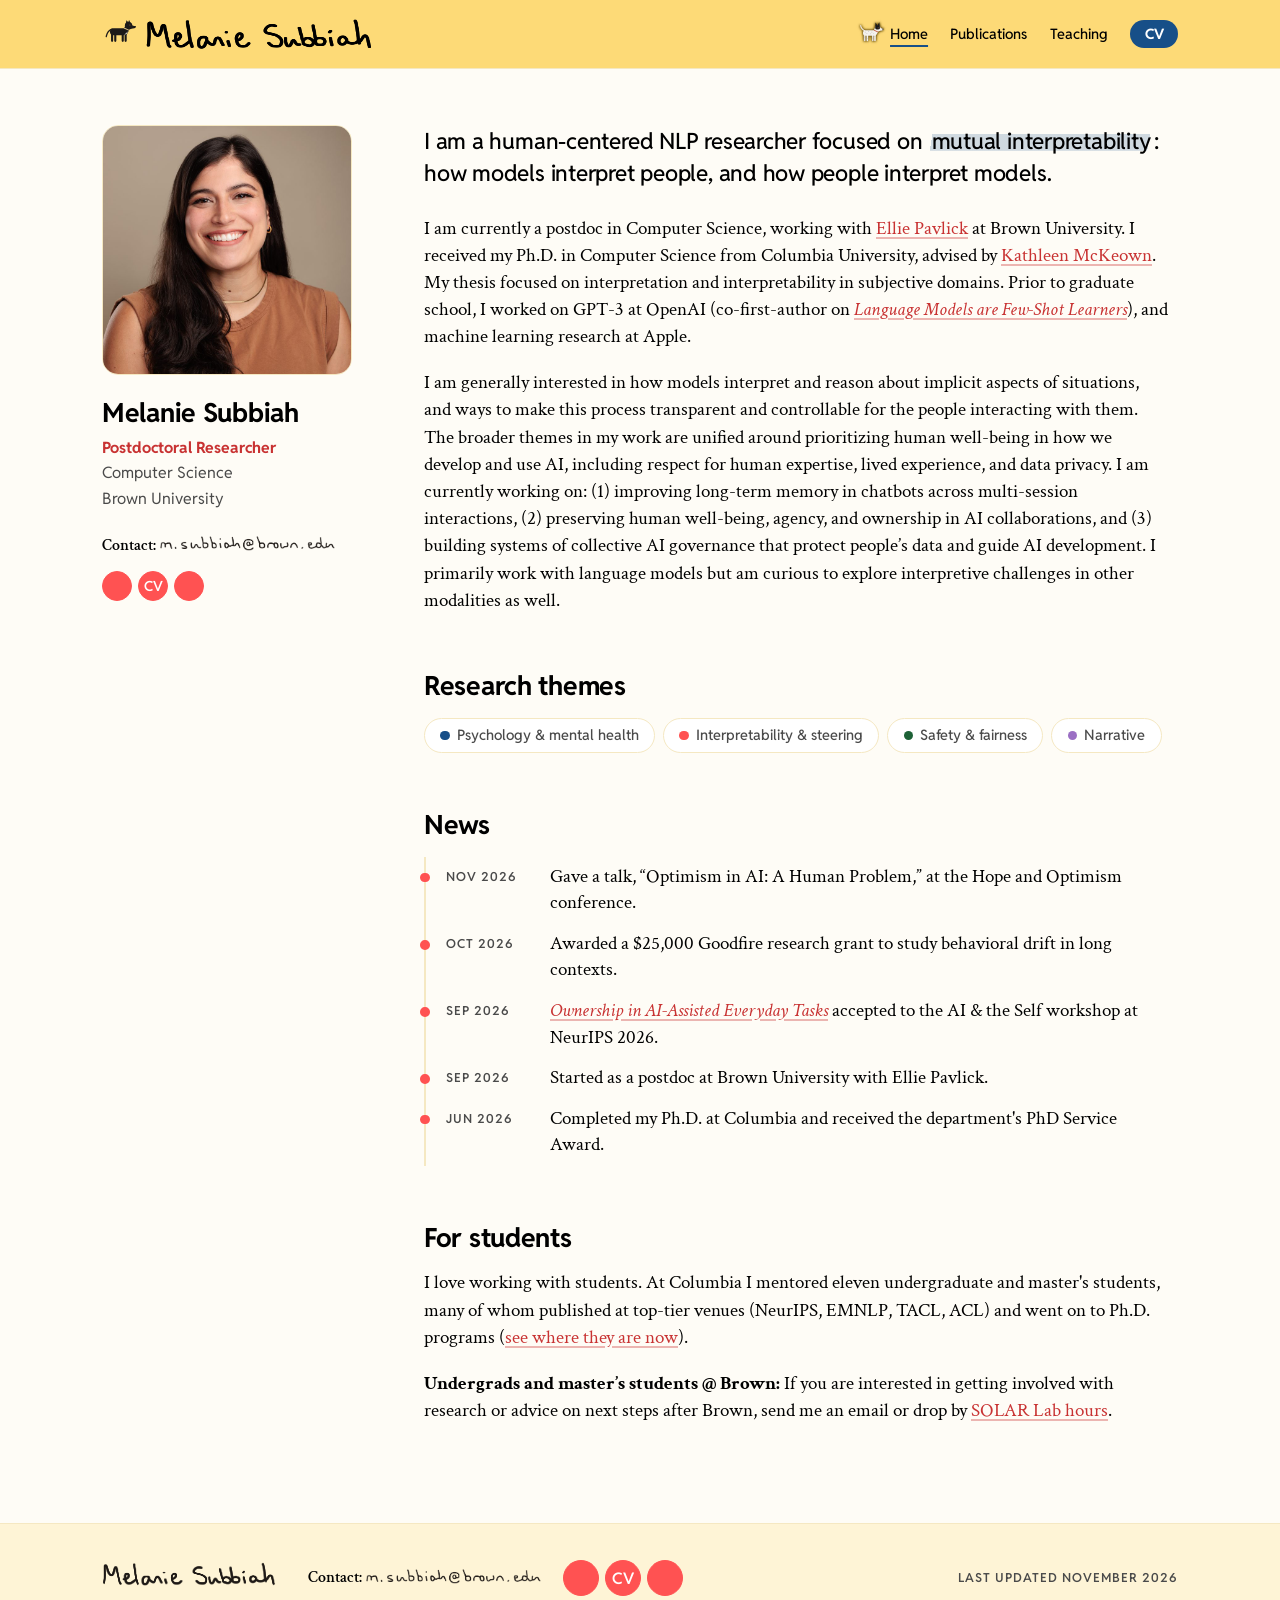
<file: index.html>
<!DOCTYPE html>
<!-- Generated by build.py from src/. Edit the files in src/ and data/, not this file. -->
<html lang="en">
<head>
  <meta charset="utf-8">
  <meta name="viewport" content="width=device-width, initial-scale=1">
  <meta name="google-site-verification" content="v_KXJewHoq_SCTnVBv57Pz_Hg-CjJPvRETBQ6Ztv-lg">

  <title>Melanie Subbiah</title>
  <meta name="description" content="Melanie Subbiah is a human-centered NLP researcher and postdoc in computer science at Brown University, focused on mutual interpretability: how models interpret people, and how people interpret models.">
  <link rel="canonical" href="https://melaniesubbiah.github.io/">
  <link rel="icon" type="image/svg+xml" href="assets/img/dog-1.svg">

  <meta property="og:site_name" content="Melanie Subbiah">
  <meta property="og:title" content="Melanie Subbiah">
  <meta property="og:description" content="Melanie Subbiah is a human-centered NLP researcher and postdoc in computer science at Brown University, focused on mutual interpretability: how models interpret people, and how people interpret models.">
  <meta property="og:url" content="https://melaniesubbiah.github.io/">
  <meta property="og:type" content="website">
  <meta property="og:image" content="https://melaniesubbiah.github.io/assets/img/MelanieS--3square.jpg">
  <meta name="twitter:card" content="summary">

  <link rel="preconnect" href="https://fonts.googleapis.com">
  <link rel="preconnect" href="https://fonts.gstatic.com" crossorigin>
  <link rel="stylesheet" href="https://fonts.googleapis.com/css2?family=Reddit+Sans:wght@400;500;600;700&family=Crimson+Text:ital,wght@0,400;0,600;1,400&display=swap">
  <link rel="stylesheet" href="https://code.ionicframework.com/ionicons/2.0.1/css/ionicons.min.css">
  <link rel="stylesheet" href="assets/css/style.css">
</head>
<body>
  <a class="skip" href="#main">Skip to content</a>
  <header class="site-header">
    <div class="wrap header-inner">
      <div class="brand">
        <a class="dog dog-1" href="dogs.html#mango" title="Meet Mango"><img src="assets/img/dog-1.svg" alt="Mango the dog" width="64" height="46"></a>
        <a class="wordmark" href="index.html"><img class="signature" src="assets/img/signature-header.png" alt="Melanie Subbiah" width="1472" height="220"></a>
      </div>
      <nav aria-label="Main">
        <ul class="nav">
          <li><a class="dog dog-2" href="dogs.html#luna" title="Meet Luna"><img src="assets/img/dog-2.svg" alt="Luna the dog" width="58" height="46"></a><a data-nav="index" aria-current="page" href="index.html">Home</a></li>
          <li><a data-nav="publications" href="publications.html">Publications</a></li>
          <li><a data-nav="teaching" href="teaching.html">Teaching</a></li>
          <li><a class="nav-cv" href="assets/cv-melaniesubbiah.pdf" target="_blank" rel="noopener">CV</a></li>
        </ul>
      </nav>
    </div>
  </header>

  <main id="main">
<div class="wrap home">
  <aside class="profile">
    <img class="profile-photo" src="assets/img/portrait.jpg" alt="Melanie Subbiah" width="800" height="800">
    <h1 class="profile-name">Melanie Subbiah</h1>
    <p class="profile-title"><strong>Postdoctoral Researcher</strong><br>Computer Science<br>Brown University</p>
    <ul class="profile-links">
      <li class="email"><strong>Contact:</strong> <span class="email-link"><img class="handwritten" src="assets/img/email-dark.png" alt="m.subbiah&#64;brown.edu" width="1935" height="188"></span></li>
      <li class="icons">
        <a class="icon-link" href="https://scholar.google.com/citations?user=pe3_XoIAAAAJ" target="_blank" rel="noopener" title="Google Scholar" aria-label="Google Scholar"><i class="ion-university" aria-hidden="true"></i></a>
        <a class="icon-link icon-cv" href="assets/cv-melaniesubbiah.pdf" target="_blank" rel="noopener" title="CV (PDF)">CV</a>
        <a class="icon-link" href="https://www.linkedin.com/in/melanie-subbiah-7b702a8a/" target="_blank" rel="noopener" title="LinkedIn" aria-label="LinkedIn"><i class="ion-social-linkedin" aria-hidden="true"></i></a>
      </li>
    </ul>
  </aside>

  <div class="content">
    <section id="about">
      <p class="intro">
        I am a human-centered NLP researcher focused on <mark>mutual interpretability</mark>: how models interpret people,
        and how people interpret models.
      </p>
      <p>
        I am currently a postdoc in Computer Science, working with
        <a href="https://cs.brown.edu/people/epavlick/" target="_blank" rel="noopener">Ellie Pavlick</a> at Brown University.
        I received my Ph.D. in Computer Science from Columbia University, advised by
        <a href="https://www.cs.columbia.edu/~kathy/" target="_blank" rel="noopener">Kathleen McKeown</a>.
        My thesis focused on interpretation and interpretability in subjective domains.
        Prior to graduate school, I worked on GPT-3 at OpenAI (co-first-author on
        <a href="https://papers.nips.cc/paper/2020/hash/1457c0d6bfcb4967418bfb8ac142f64a-Abstract.html" target="_blank" rel="noopener"><em>Language Models are Few-Shot Learners</em></a>),
        and machine learning research at Apple.
      </p>
      <p>
        I am generally interested in how models interpret and reason about implicit aspects of situations,
        and ways to make this process transparent and controllable for the people interacting with them.
        The broader themes in my work are unified around prioritizing human well-being in how we develop and use AI,
        including respect for human expertise, lived experience, and data privacy. I am currently working on: (1) improving
        long-term memory in chatbots across multi-session interactions, (2) preserving human well-being, agency, and
        ownership in AI collaborations, and (3) building systems of collective AI governance that protect people&rsquo;s
        data and guide AI development. I primarily work with language models but am curious to explore interpretive
        challenges in other modalities as well.
      </p>
    </section>

    <section id="research">
      <h2>Research themes</h2>
      <ul class="themes">
<li data-theme="psychology-and-mental-health" style="--t: var(--t-1)"><a href="publications.html#psychology-and-mental-health"><span class="dot"></span>Psychology &amp; mental health</a></li>
<li data-theme="interpretability-and-steering" style="--t: var(--t-2)"><a href="publications.html#interpretability-and-steering"><span class="dot"></span>Interpretability &amp; steering</a></li>
<li data-theme="safety-and-fairness" style="--t: var(--t-3)"><a href="publications.html#safety-and-fairness"><span class="dot"></span>Safety &amp; fairness</a></li>
<li data-theme="narrative" style="--t: var(--t-4)"><a href="publications.html#narrative"><span class="dot"></span>Narrative</a></li>
</ul>
    </section>

    <section id="news">
      <h2>News</h2>
      <ul class="news">
        <li><span class="when">Nov 2026</span><span class="news-text">Gave a talk, &ldquo;Optimism in AI: A Human Problem,&rdquo; at the Hope and Optimism conference.</span></li>
        <li><span class="when">Oct 2026</span><span class="news-text">Awarded a $25,000 Goodfire research grant to study behavioral drift in long contexts.</span></li>
        <li><span class="when">Sep 2026</span><span class="news-text"><a href="https://arxiv.org/abs/2609.20658" target="_blank" rel="noopener"><em>Ownership in AI-Assisted Everyday Tasks</em></a> accepted to the AI &amp; the Self workshop at NeurIPS 2026.</span></li>
        <li><span class="when">Sep 2026</span><span class="news-text">Started as a postdoc at Brown University with Ellie Pavlick.</span></li>
        <li><span class="when">Jun 2026</span><span class="news-text">Completed my Ph.D. at Columbia and received the department's PhD Service Award.</span></li>
      </ul>
    </section>

    <section id="students">
      <h2>For students</h2>
      <p>
        I love working with students. At Columbia I mentored eleven undergraduate and master's students, many of whom
        published at top-tier venues (NeurIPS, EMNLP, TACL, ACL) and went on to Ph.D. programs
        (<a href="teaching.html#mentoring">see where they are now</a>).
      </p>
      <p>
        <strong>Undergrads and master&rsquo;s students @ Brown:</strong> If you are interested in getting involved with research or advice on next steps after Brown,
        send me an email or drop by <a href="https://docs.google.com/document/d/1Rhdc95_paaW6ldKcbB0xIYPAyO19E5MtocAnqdGVAqg/edit?tab=t.0#heading=h.aqf4grnxqoy7" target="_blank" rel="noopener">SOLAR Lab hours</a>.
      </p>
    </section>
  </div>
</div>

  </main>

  <footer class="site-footer">
    <div class="wrap footer-inner">
      <p class="footer-name"><img class="signature" src="assets/img/signature-dark.png" alt="Melanie Subbiah" width="1472" height="220"></p>
      <ul class="footer-links">
        <li class="email"><strong>Contact:</strong> <span class="email-link"><img class="handwritten" src="assets/img/email-dark.png" alt="m.subbiah&#64;brown.edu" width="1935" height="188"></span></li>
        <li class="icons">
          <a class="icon-link" href="https://scholar.google.com/citations?user=pe3_XoIAAAAJ" target="_blank" rel="noopener" title="Google Scholar" aria-label="Google Scholar"><i class="ion-university" aria-hidden="true"></i></a>
          <a class="icon-link icon-cv" href="assets/cv-melaniesubbiah.pdf" target="_blank" rel="noopener" title="CV (PDF)">CV</a>
          <a class="icon-link" href="https://www.linkedin.com/in/melanie-subbiah-7b702a8a/" target="_blank" rel="noopener" title="LinkedIn" aria-label="LinkedIn"><i class="ion-social-linkedin" aria-hidden="true"></i></a>
        </li>
      </ul>
      <p class="footer-note">Last updated November 2026</p>
    </div>
  </footer>
</body>
</html>
</file>
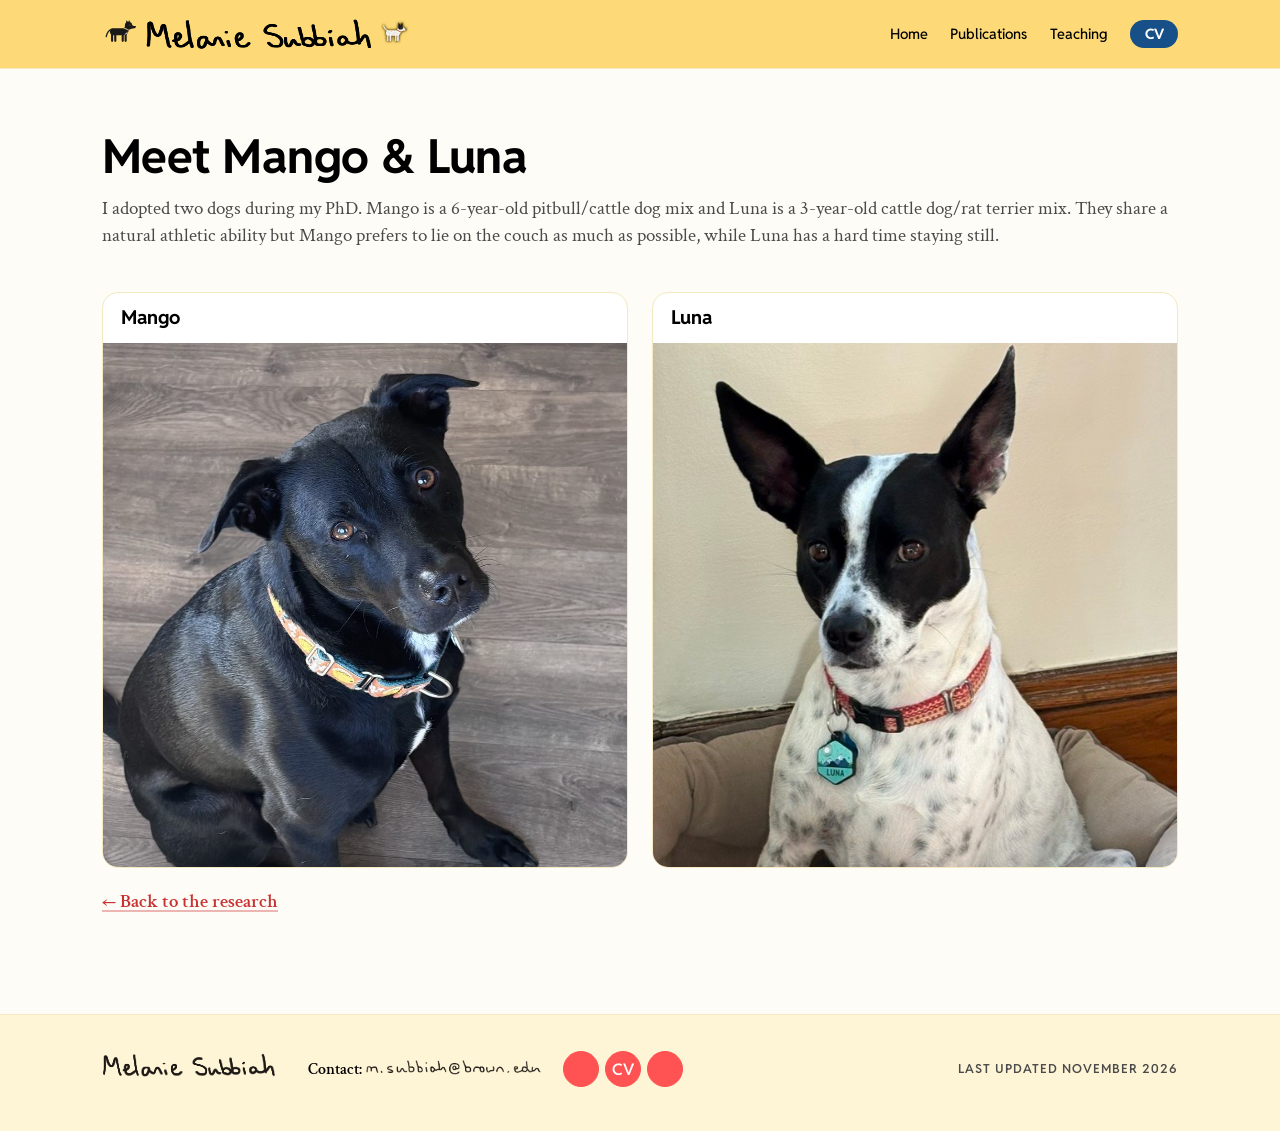
<file: dogs.html>
<!DOCTYPE html>
<!-- Generated by build.py from src/. Edit the files in src/ and data/, not this file. -->
<html lang="en">
<head>
  <meta charset="utf-8">
  <meta name="viewport" content="width=device-width, initial-scale=1">
  <meta name="google-site-verification" content="v_KXJewHoq_SCTnVBv57Pz_Hg-CjJPvRETBQ6Ztv-lg">

  <title>Mango & Luna · Melanie Subbiah</title>
  <meta name="description" content="Meet Mango and Luna, the two dogs who live in the header of Melanie Subbiah's website.">
  <link rel="canonical" href="https://melaniesubbiah.github.io/dogs.html">
  <link rel="icon" type="image/svg+xml" href="assets/img/dog-1.svg">

  <meta property="og:site_name" content="Melanie Subbiah">
  <meta property="og:title" content="Mango & Luna · Melanie Subbiah">
  <meta property="og:description" content="Meet Mango and Luna, the two dogs who live in the header of Melanie Subbiah's website.">
  <meta property="og:url" content="https://melaniesubbiah.github.io/dogs.html">
  <meta property="og:type" content="website">
  <meta property="og:image" content="https://melaniesubbiah.github.io/assets/img/MelanieS--3square.jpg">
  <meta name="twitter:card" content="summary">

  <link rel="preconnect" href="https://fonts.googleapis.com">
  <link rel="preconnect" href="https://fonts.gstatic.com" crossorigin>
  <link rel="stylesheet" href="https://fonts.googleapis.com/css2?family=Reddit+Sans:wght@400;500;600;700&family=Crimson+Text:ital,wght@0,400;0,600;1,400&display=swap">
  <link rel="stylesheet" href="https://code.ionicframework.com/ionicons/2.0.1/css/ionicons.min.css">
  <link rel="stylesheet" href="assets/css/style.css">
</head>
<body>
  <a class="skip" href="#main">Skip to content</a>
  <header class="site-header">
    <div class="wrap header-inner">
      <div class="brand">
        <a class="dog dog-1" href="dogs.html#mango" title="Meet Mango"><img src="assets/img/dog-1.svg" alt="Mango the dog" width="64" height="46"></a>
        <a class="wordmark" href="index.html"><img class="signature" src="assets/img/signature-header.png" alt="Melanie Subbiah" width="1472" height="220"></a><a class="dog dog-2" href="dogs.html#luna" title="Meet Luna"><img src="assets/img/dog-2.svg" alt="Luna the dog" width="58" height="46"></a>
      </div>
      <nav aria-label="Main">
        <ul class="nav">
          <li><a data-nav="index" href="index.html">Home</a></li>
          <li><a data-nav="publications" href="publications.html">Publications</a></li>
          <li><a data-nav="teaching" href="teaching.html">Teaching</a></li>
          <li><a class="nav-cv" href="assets/cv-melaniesubbiah.pdf" target="_blank" rel="noopener">CV</a></li>
        </ul>
      </nav>
    </div>
  </header>

  <main id="main">
<section class="page-head">
  <div class="wrap">
    <h1>Meet Mango &amp; Luna</h1>
    <p class="lede lede-wide">I adopted two dogs during my PhD. Mango is a 6-year-old pitbull/cattle dog mix and Luna is a 3-year-old cattle dog/rat terrier mix. They share a natural athletic ability but Mango prefers to lie on the couch as much as possible, while Luna has a hard time staying still.</p>
  </div>
</section>

<div class="wrap page-body">
  <div class="dog-portraits">
    <figure class="dog-portrait" data-dog="mango">
      <figcaption><strong>Mango</strong></figcaption>
      <img src="assets/img/mango.jpg" alt="Mango, a black dog with a white chest patch, sitting on a wood floor and looking up" width="1000" height="1000">
    </figure>
    <figure class="dog-portrait" data-dog="luna">
      <figcaption><strong>Luna</strong></figcaption>
      <img src="assets/img/luna.jpg" alt="Luna, a white dog with black ears and a speckled coat, sitting in her bed" width="628" height="1000">
    </figure>
  </div>
  <p class="more"><a href="index.html">&larr; Back to the research</a></p>
</div>

<script>
  // dogs.html#mango / #luna (from the header dogs) outlines that dog's photo. The figures have no
  // matching id, so the page still opens at the top instead of jumping down to the photo.
  function pickDog() {
    document.querySelectorAll(".dog-portrait").forEach(f => {
      f.classList.toggle("is-picked", "#" + f.dataset.dog === location.hash);
    });
  }
  pickDog();
  window.addEventListener("hashchange", pickDog);
</script>

  </main>

  <footer class="site-footer">
    <div class="wrap footer-inner">
      <p class="footer-name"><img class="signature" src="assets/img/signature-dark.png" alt="Melanie Subbiah" width="1472" height="220"></p>
      <ul class="footer-links">
        <li class="email"><strong>Contact:</strong> <span class="email-link"><img class="handwritten" src="assets/img/email-dark.png" alt="m.subbiah&#64;brown.edu" width="1935" height="188"></span></li>
        <li class="icons">
          <a class="icon-link" href="https://scholar.google.com/citations?user=pe3_XoIAAAAJ" target="_blank" rel="noopener" title="Google Scholar" aria-label="Google Scholar"><i class="ion-university" aria-hidden="true"></i></a>
          <a class="icon-link icon-cv" href="assets/cv-melaniesubbiah.pdf" target="_blank" rel="noopener" title="CV (PDF)">CV</a>
          <a class="icon-link" href="https://www.linkedin.com/in/melanie-subbiah-7b702a8a/" target="_blank" rel="noopener" title="LinkedIn" aria-label="LinkedIn"><i class="ion-social-linkedin" aria-hidden="true"></i></a>
        </li>
      </ul>
      <p class="footer-note">Last updated November 2026</p>
    </div>
  </footer>
</body>
</html>
</file>
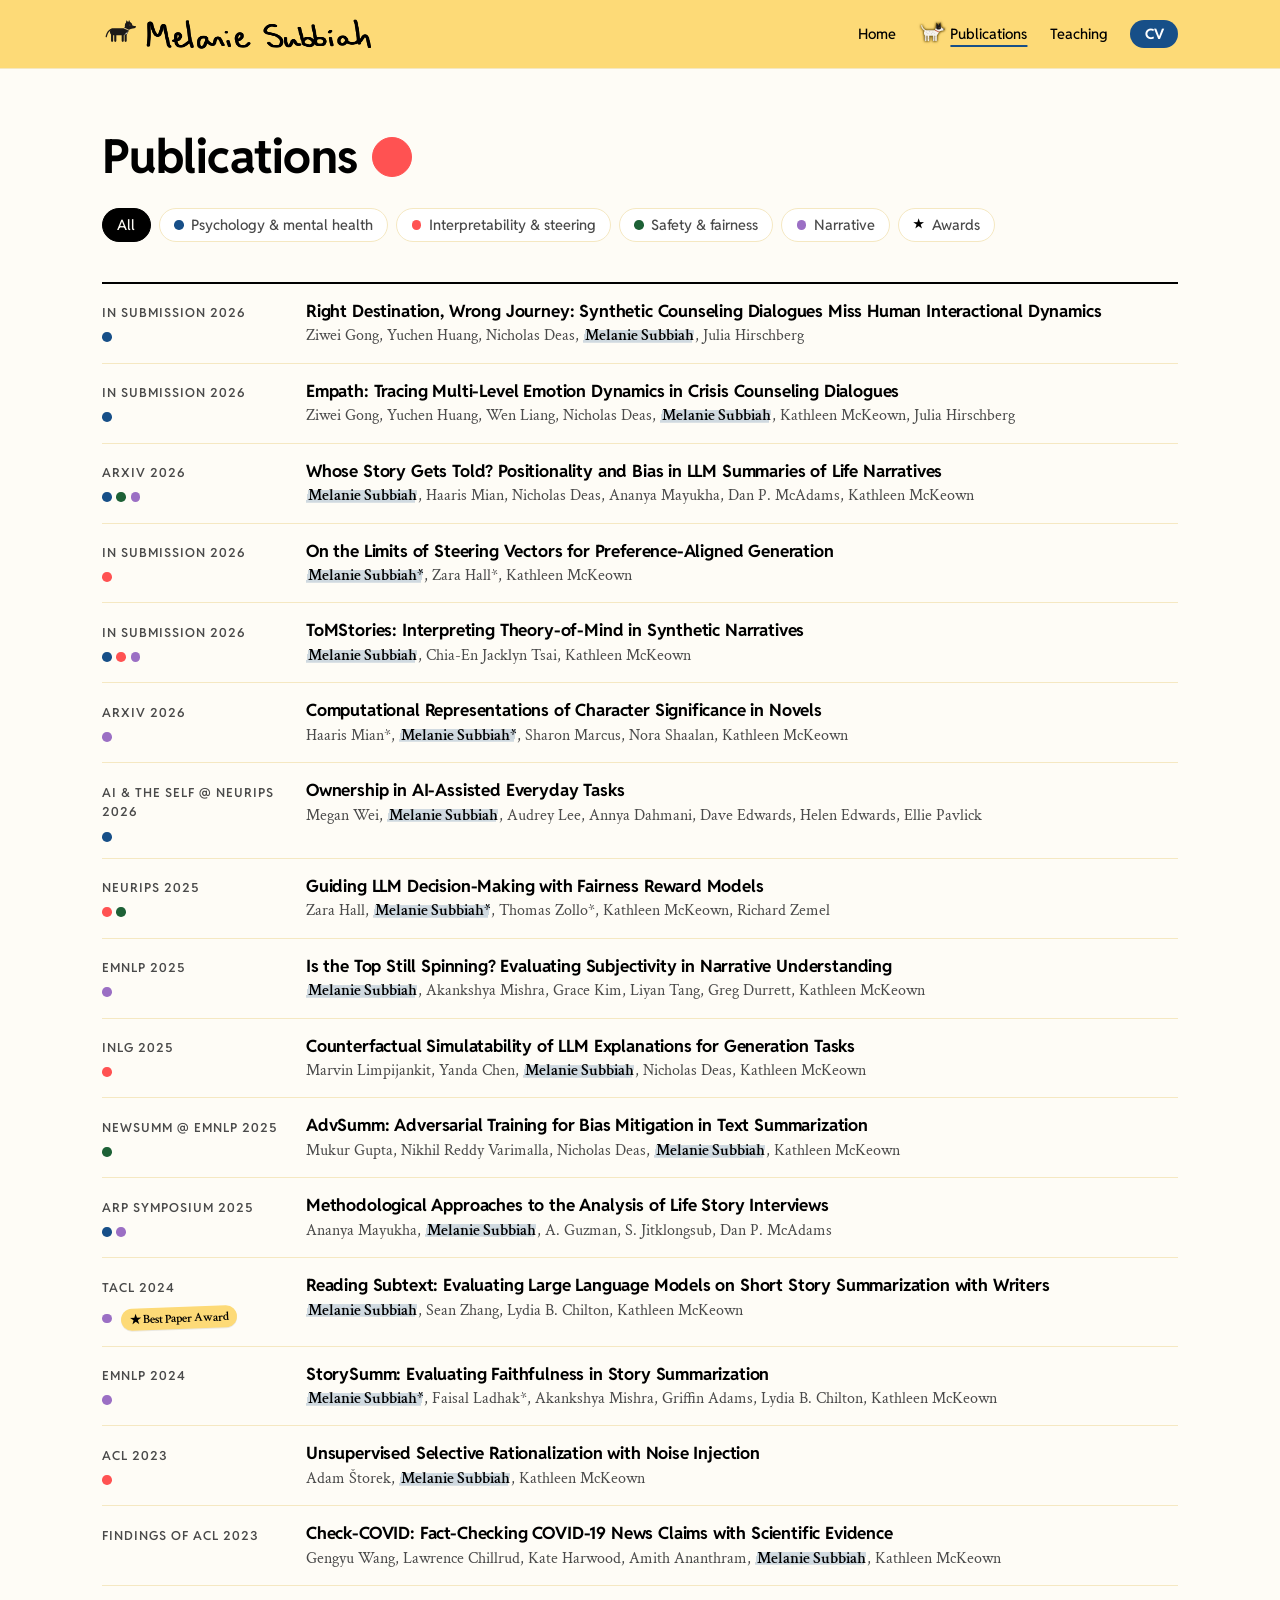
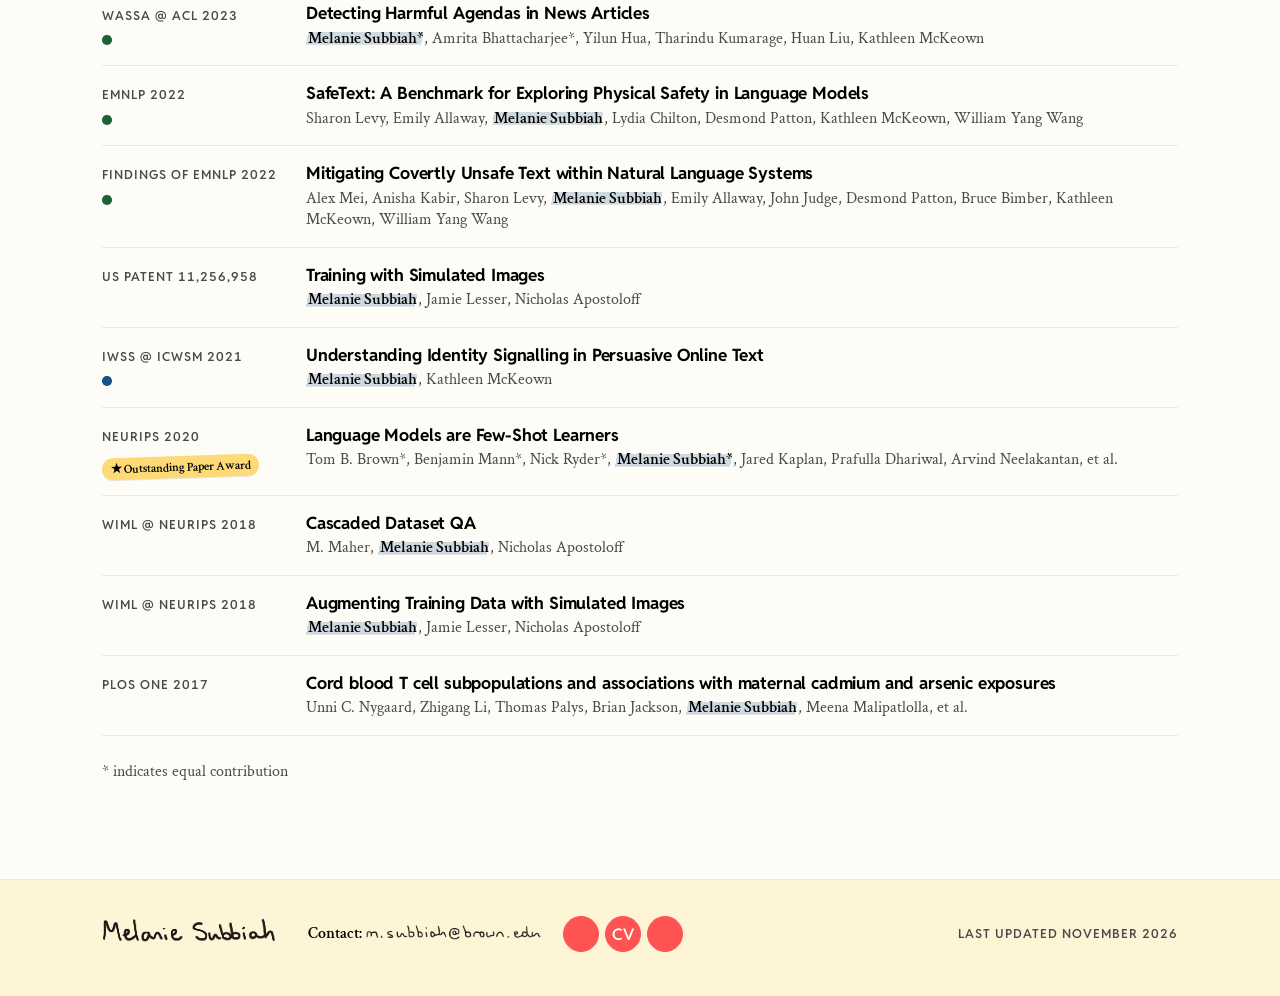
<file: publications.html>
<!DOCTYPE html>
<!-- Generated by build.py from src/. Edit the files in src/ and data/, not this file. -->
<html lang="en">
<head>
  <meta charset="utf-8">
  <meta name="viewport" content="width=device-width, initial-scale=1">
  <meta name="google-site-verification" content="v_KXJewHoq_SCTnVBv57Pz_Hg-CjJPvRETBQ6Ztv-lg">

  <title>Publications · Melanie Subbiah</title>
  <meta name="description" content="Publications by Melanie Subbiah on psychology and mental health, interpretability and steering, safety and fairness, and narrative.">
  <link rel="canonical" href="https://melaniesubbiah.github.io/publications.html">
  <link rel="icon" type="image/svg+xml" href="assets/img/dog-1.svg">

  <meta property="og:site_name" content="Melanie Subbiah">
  <meta property="og:title" content="Publications · Melanie Subbiah">
  <meta property="og:description" content="Publications by Melanie Subbiah on psychology and mental health, interpretability and steering, safety and fairness, and narrative.">
  <meta property="og:url" content="https://melaniesubbiah.github.io/publications.html">
  <meta property="og:type" content="website">
  <meta property="og:image" content="https://melaniesubbiah.github.io/assets/img/MelanieS--3square.jpg">
  <meta name="twitter:card" content="summary">

  <link rel="preconnect" href="https://fonts.googleapis.com">
  <link rel="preconnect" href="https://fonts.gstatic.com" crossorigin>
  <link rel="stylesheet" href="https://fonts.googleapis.com/css2?family=Reddit+Sans:wght@400;500;600;700&family=Crimson+Text:ital,wght@0,400;0,600;1,400&display=swap">
  <link rel="stylesheet" href="https://code.ionicframework.com/ionicons/2.0.1/css/ionicons.min.css">
  <link rel="stylesheet" href="assets/css/style.css">
</head>
<body>
  <a class="skip" href="#main">Skip to content</a>
  <header class="site-header">
    <div class="wrap header-inner">
      <div class="brand">
        <a class="dog dog-1" href="dogs.html#mango" title="Meet Mango"><img src="assets/img/dog-1.svg" alt="Mango the dog" width="64" height="46"></a>
        <a class="wordmark" href="index.html"><img class="signature" src="assets/img/signature-header.png" alt="Melanie Subbiah" width="1472" height="220"></a>
      </div>
      <nav aria-label="Main">
        <ul class="nav">
          <li><a data-nav="index" href="index.html">Home</a></li>
          <li><a class="dog dog-2" href="dogs.html#luna" title="Meet Luna"><img src="assets/img/dog-2.svg" alt="Luna the dog" width="58" height="46"></a><a data-nav="publications" aria-current="page" href="publications.html">Publications</a></li>
          <li><a data-nav="teaching" href="teaching.html">Teaching</a></li>
          <li><a class="nav-cv" href="assets/cv-melaniesubbiah.pdf" target="_blank" rel="noopener">CV</a></li>
        </ul>
      </nav>
    </div>
  </header>

  <main id="main">
<section class="page-head">
  <div class="wrap">
    <div class="title-row">
      <h1>Publications</h1>
      <a class="icon-link" href="https://scholar.google.com/citations?user=pe3_XoIAAAAJ" target="_blank" rel="noopener" title="Google Scholar" aria-label="Google Scholar"><i class="ion-university" aria-hidden="true"></i></a>
    </div>
    <div class="filters" role="group" aria-label="Filter by research theme or awards">
<button class="filter" type="button" data-filter="" aria-pressed="true">All</button>
<button class="filter" type="button" data-filter="psychology-and-mental-health" data-theme="psychology-and-mental-health" style="--t: var(--t-1)" aria-pressed="false">Psychology &amp; mental health</button>
<button class="filter" type="button" data-filter="interpretability-and-steering" data-theme="interpretability-and-steering" style="--t: var(--t-2)" aria-pressed="false">Interpretability &amp; steering</button>
<button class="filter" type="button" data-filter="safety-and-fairness" data-theme="safety-and-fairness" style="--t: var(--t-3)" aria-pressed="false">Safety &amp; fairness</button>
<button class="filter" type="button" data-filter="narrative" data-theme="narrative" style="--t: var(--t-4)" aria-pressed="false">Narrative</button>
<button class="filter filter-award" type="button" data-filter="awards" aria-pressed="false">Awards</button>
    </div>
  </div>
</section>

<div class="wrap page-body">
<ol class="pub-list pub-all">
<li class="pub" data-themes="psychology-and-mental-health">
  <span class="pub-venue">In submission 2026<span class="pub-marks"><span class="dots" aria-hidden="true"><span class="dot" data-theme="psychology-and-mental-health" style="--t: var(--t-1)" title="Psychology &amp; mental health"></span></span></span></span>
  <div class="pub-body">
    <span class="pub-title">Right Destination, Wrong Journey: Synthetic Counseling Dialogues Miss Human Interactional Dynamics</span>
    <span class="pub-authors">Ziwei Gong, Yuchen Huang, Nicholas Deas, <strong class="me">Melanie Subbiah</strong>, Julia Hirschberg</span>
  </div>
</li>
<li class="pub" data-themes="psychology-and-mental-health">
  <span class="pub-venue">In submission 2026<span class="pub-marks"><span class="dots" aria-hidden="true"><span class="dot" data-theme="psychology-and-mental-health" style="--t: var(--t-1)" title="Psychology &amp; mental health"></span></span></span></span>
  <div class="pub-body">
    <a class="pub-title" href="https://arxiv.org/abs/2609.29056" target="_blank" rel="noopener">Empath: Tracing Multi-Level Emotion Dynamics in Crisis Counseling Dialogues</a>
    <span class="pub-authors">Ziwei Gong, Yuchen Huang, Wen Liang, Nicholas Deas, <strong class="me">Melanie Subbiah</strong>, Kathleen McKeown, Julia Hirschberg</span>
  </div>
</li>
<li class="pub" data-themes="psychology-and-mental-health safety-and-fairness narrative">
  <span class="pub-venue">arXiv 2026<span class="pub-marks"><span class="dots" aria-hidden="true"><span class="dot" data-theme="psychology-and-mental-health" style="--t: var(--t-1)" title="Psychology &amp; mental health"></span><span class="dot" data-theme="safety-and-fairness" style="--t: var(--t-3)" title="Safety &amp; fairness"></span><span class="dot" data-theme="narrative" style="--t: var(--t-4)" title="Narrative"></span></span></span></span>
  <div class="pub-body">
    <a class="pub-title" href="https://arxiv.org/abs/2604.20131" target="_blank" rel="noopener">Whose Story Gets Told? Positionality and Bias in LLM Summaries of Life Narratives</a>
    <span class="pub-authors"><strong class="me">Melanie Subbiah</strong>, Haaris Mian, Nicholas Deas, Ananya Mayukha, Dan P. McAdams, Kathleen McKeown</span>
  </div>
</li>
<li class="pub" data-themes="interpretability-and-steering">
  <span class="pub-venue">In submission 2026<span class="pub-marks"><span class="dots" aria-hidden="true"><span class="dot" data-theme="interpretability-and-steering" style="--t: var(--t-2)" title="Interpretability &amp; steering"></span></span></span></span>
  <div class="pub-body">
    <a class="pub-title" href="https://arxiv.org/abs/2607.01802" target="_blank" rel="noopener">On the Limits of Steering Vectors for Preference-Aligned Generation</a>
    <span class="pub-authors"><strong class="me">Melanie Subbiah*</strong>, Zara Hall*, Kathleen McKeown</span>
  </div>
</li>
<li class="pub" data-themes="psychology-and-mental-health interpretability-and-steering narrative">
  <span class="pub-venue">In submission 2026<span class="pub-marks"><span class="dots" aria-hidden="true"><span class="dot" data-theme="psychology-and-mental-health" style="--t: var(--t-1)" title="Psychology &amp; mental health"></span><span class="dot" data-theme="interpretability-and-steering" style="--t: var(--t-2)" title="Interpretability &amp; steering"></span><span class="dot" data-theme="narrative" style="--t: var(--t-4)" title="Narrative"></span></span></span></span>
  <div class="pub-body">
    <a class="pub-title" href="https://arxiv.org/abs/2610.22632" target="_blank" rel="noopener">ToMStories: Interpreting Theory-of-Mind in Synthetic Narratives</a>
    <span class="pub-authors"><strong class="me">Melanie Subbiah</strong>, Chia-En Jacklyn Tsai, Kathleen McKeown</span>
  </div>
</li>
<li class="pub" data-themes="narrative">
  <span class="pub-venue">arXiv 2026<span class="pub-marks"><span class="dots" aria-hidden="true"><span class="dot" data-theme="narrative" style="--t: var(--t-4)" title="Narrative"></span></span></span></span>
  <div class="pub-body">
    <a class="pub-title" href="https://arxiv.org/abs/2601.15508" target="_blank" rel="noopener">Computational Representations of Character Significance in Novels</a>
    <span class="pub-authors">Haaris Mian*, <strong class="me">Melanie Subbiah*</strong>, Sharon Marcus, Nora Shaalan, Kathleen McKeown</span>
  </div>
</li>
<li class="pub" data-themes="psychology-and-mental-health">
  <span class="pub-venue">AI &amp; the Self @ NeurIPS 2026<span class="pub-marks"><span class="dots" aria-hidden="true"><span class="dot" data-theme="psychology-and-mental-health" style="--t: var(--t-1)" title="Psychology &amp; mental health"></span></span></span></span>
  <div class="pub-body">
    <a class="pub-title" href="https://arxiv.org/abs/2609.20658" target="_blank" rel="noopener">Ownership in AI-Assisted Everyday Tasks</a>
    <span class="pub-authors">Megan Wei, <strong class="me">Melanie Subbiah</strong>, Audrey Lee, Annya Dahmani, Dave Edwards, Helen Edwards, Ellie Pavlick</span>
  </div>
</li>
<li class="pub" data-themes="interpretability-and-steering safety-and-fairness">
  <span class="pub-venue">NeurIPS 2025<span class="pub-marks"><span class="dots" aria-hidden="true"><span class="dot" data-theme="interpretability-and-steering" style="--t: var(--t-2)" title="Interpretability &amp; steering"></span><span class="dot" data-theme="safety-and-fairness" style="--t: var(--t-3)" title="Safety &amp; fairness"></span></span></span></span>
  <div class="pub-body">
    <a class="pub-title" href="https://arxiv.org/abs/2507.11344" target="_blank" rel="noopener">Guiding LLM Decision-Making with Fairness Reward Models</a>
    <span class="pub-authors">Zara Hall, <strong class="me">Melanie Subbiah*</strong>, Thomas Zollo*, Kathleen McKeown, Richard Zemel</span>
  </div>
</li>
<li class="pub" data-themes="narrative">
  <span class="pub-venue">EMNLP 2025<span class="pub-marks"><span class="dots" aria-hidden="true"><span class="dot" data-theme="narrative" style="--t: var(--t-4)" title="Narrative"></span></span></span></span>
  <div class="pub-body">
    <a class="pub-title" href="https://arxiv.org/abs/2504.01132" target="_blank" rel="noopener">Is the Top Still Spinning? Evaluating Subjectivity in Narrative Understanding</a>
    <span class="pub-authors"><strong class="me">Melanie Subbiah</strong>, Akankshya Mishra, Grace Kim, Liyan Tang, Greg Durrett, Kathleen McKeown</span>
  </div>
</li>
<li class="pub" data-themes="interpretability-and-steering">
  <span class="pub-venue">INLG 2025<span class="pub-marks"><span class="dots" aria-hidden="true"><span class="dot" data-theme="interpretability-and-steering" style="--t: var(--t-2)" title="Interpretability &amp; steering"></span></span></span></span>
  <div class="pub-body">
    <a class="pub-title" href="https://arxiv.org/abs/2505.21740" target="_blank" rel="noopener">Counterfactual Simulatability of LLM Explanations for Generation Tasks</a>
    <span class="pub-authors">Marvin Limpijankit, Yanda Chen, <strong class="me">Melanie Subbiah</strong>, Nicholas Deas, Kathleen McKeown</span>
  </div>
</li>
<li class="pub" data-themes="safety-and-fairness">
  <span class="pub-venue">NewSumm @ EMNLP 2025<span class="pub-marks"><span class="dots" aria-hidden="true"><span class="dot" data-theme="safety-and-fairness" style="--t: var(--t-3)" title="Safety &amp; fairness"></span></span></span></span>
  <div class="pub-body">
    <a class="pub-title" href="https://arxiv.org/abs/2506.06273" target="_blank" rel="noopener">AdvSumm: Adversarial Training for Bias Mitigation in Text Summarization</a>
    <span class="pub-authors">Mukur Gupta, Nikhil Reddy Varimalla, Nicholas Deas, <strong class="me">Melanie Subbiah</strong>, Kathleen McKeown</span>
  </div>
</li>
<li class="pub" data-themes="psychology-and-mental-health narrative">
  <span class="pub-venue">ARP Symposium 2025<span class="pub-marks"><span class="dots" aria-hidden="true"><span class="dot" data-theme="psychology-and-mental-health" style="--t: var(--t-1)" title="Psychology &amp; mental health"></span><span class="dot" data-theme="narrative" style="--t: var(--t-4)" title="Narrative"></span></span></span></span>
  <div class="pub-body">
    <a class="pub-title" href="https://drive.google.com/file/d/15t9XjlLM0LvvkenDAFBWDSKEzgTQ58pH/view" target="_blank" rel="noopener">Methodological Approaches to the Analysis of Life Story Interviews</a>
    <span class="pub-authors">Ananya Mayukha, <strong class="me">Melanie Subbiah</strong>, A. Guzman, S. Jitklongsub, Dan P. McAdams</span>
  </div>
</li>
<li class="pub" data-themes="narrative" data-award>
  <span class="pub-venue">TACL 2024<span class="pub-marks"><span class="dots" aria-hidden="true"><span class="dot" data-theme="narrative" style="--t: var(--t-4)" title="Narrative"></span></span><span class="pub-award"><span class="award">Best Paper Award</span></span></span></span>
  <div class="pub-body">
    <a class="pub-title" href="https://direct.mit.edu/tacl/article/doi/10.1162/tacl_a_00702/124837/Reading-Subtext-Evaluating-Large-Language-Models" target="_blank" rel="noopener">Reading Subtext: Evaluating Large Language Models on Short Story Summarization with Writers</a>
    <span class="pub-authors"><strong class="me">Melanie Subbiah</strong>, Sean Zhang, Lydia B. Chilton, Kathleen McKeown</span>
  </div>
</li>
<li class="pub" data-themes="narrative">
  <span class="pub-venue">EMNLP 2024<span class="pub-marks"><span class="dots" aria-hidden="true"><span class="dot" data-theme="narrative" style="--t: var(--t-4)" title="Narrative"></span></span></span></span>
  <div class="pub-body">
    <a class="pub-title" href="https://arxiv.org/abs/2407.06501" target="_blank" rel="noopener">StorySumm: Evaluating Faithfulness in Story Summarization</a>
    <span class="pub-authors"><strong class="me">Melanie Subbiah*</strong>, Faisal Ladhak*, Akankshya Mishra, Griffin Adams, Lydia B. Chilton, Kathleen McKeown</span>
  </div>
</li>
<li class="pub" data-themes="interpretability-and-steering">
  <span class="pub-venue">ACL 2023<span class="pub-marks"><span class="dots" aria-hidden="true"><span class="dot" data-theme="interpretability-and-steering" style="--t: var(--t-2)" title="Interpretability &amp; steering"></span></span></span></span>
  <div class="pub-body">
    <a class="pub-title" href="https://arxiv.org/abs/2305.17534" target="_blank" rel="noopener">Unsupervised Selective Rationalization with Noise Injection</a>
    <span class="pub-authors">Adam Štorek, <strong class="me">Melanie Subbiah</strong>, Kathleen McKeown</span>
  </div>
</li>
<li class="pub" data-themes="">
  <span class="pub-venue">Findings of ACL 2023</span>
  <div class="pub-body">
    <a class="pub-title" href="https://arxiv.org/abs/2305.18265" target="_blank" rel="noopener">Check-COVID: Fact-Checking COVID-19 News Claims with Scientific Evidence</a>
    <span class="pub-authors">Gengyu Wang, Lawrence Chillrud, Kate Harwood, Amith Ananthram, <strong class="me">Melanie Subbiah</strong>, Kathleen McKeown</span>
  </div>
</li>
<li class="pub" data-themes="safety-and-fairness">
  <span class="pub-venue">WASSA @ ACL 2023<span class="pub-marks"><span class="dots" aria-hidden="true"><span class="dot" data-theme="safety-and-fairness" style="--t: var(--t-3)" title="Safety &amp; fairness"></span></span></span></span>
  <div class="pub-body">
    <a class="pub-title" href="https://arxiv.org/abs/2302.00102" target="_blank" rel="noopener">Detecting Harmful Agendas in News Articles</a>
    <span class="pub-authors"><strong class="me">Melanie Subbiah*</strong>, Amrita Bhattacharjee*, Yilun Hua, Tharindu Kumarage, Huan Liu, Kathleen McKeown</span>
  </div>
</li>
<li class="pub" data-themes="safety-and-fairness">
  <span class="pub-venue">EMNLP 2022<span class="pub-marks"><span class="dots" aria-hidden="true"><span class="dot" data-theme="safety-and-fairness" style="--t: var(--t-3)" title="Safety &amp; fairness"></span></span></span></span>
  <div class="pub-body">
    <a class="pub-title" href="https://arxiv.org/abs/2210.10045" target="_blank" rel="noopener">SafeText: A Benchmark for Exploring Physical Safety in Language Models</a>
    <span class="pub-authors">Sharon Levy, Emily Allaway, <strong class="me">Melanie Subbiah</strong>, Lydia Chilton, Desmond Patton, Kathleen McKeown, William Yang Wang</span>
  </div>
</li>
<li class="pub" data-themes="safety-and-fairness">
  <span class="pub-venue">Findings of EMNLP 2022<span class="pub-marks"><span class="dots" aria-hidden="true"><span class="dot" data-theme="safety-and-fairness" style="--t: var(--t-3)" title="Safety &amp; fairness"></span></span></span></span>
  <div class="pub-body">
    <a class="pub-title" href="https://arxiv.org/abs/2210.09306" target="_blank" rel="noopener">Mitigating Covertly Unsafe Text within Natural Language Systems</a>
    <span class="pub-authors">Alex Mei, Anisha Kabir, Sharon Levy, <strong class="me">Melanie Subbiah</strong>, Emily Allaway, John Judge, Desmond Patton, Bruce Bimber, Kathleen McKeown, William Yang Wang</span>
  </div>
</li>
<li class="pub" data-themes="">
  <span class="pub-venue">US Patent 11,256,958</span>
  <div class="pub-body">
    <a class="pub-title" href="https://patents.google.com/patent/US11256958B1" target="_blank" rel="noopener">Training with Simulated Images</a>
    <span class="pub-authors"><strong class="me">Melanie Subbiah</strong>, Jamie Lesser, Nicholas Apostoloff</span>
  </div>
</li>
<li class="pub" data-themes="psychology-and-mental-health">
  <span class="pub-venue">IWSS @ ICWSM 2021<span class="pub-marks"><span class="dots" aria-hidden="true"><span class="dot" data-theme="psychology-and-mental-health" style="--t: var(--t-1)" title="Psychology &amp; mental health"></span></span></span></span>
  <div class="pub-body">
    <a class="pub-title" href="https://workshop-proceedings.icwsm.org/pdf/2021_38.pdf" target="_blank" rel="noopener">Understanding Identity Signalling in Persuasive Online Text</a>
    <span class="pub-authors"><strong class="me">Melanie Subbiah</strong>, Kathleen McKeown</span>
  </div>
</li>
<li class="pub" data-themes="" data-award>
  <span class="pub-venue">NeurIPS 2020<span class="pub-marks"><span class="pub-award"><span class="award">Outstanding Paper Award</span></span></span></span>
  <div class="pub-body">
    <a class="pub-title" href="https://papers.nips.cc/paper/2020/hash/1457c0d6bfcb4967418bfb8ac142f64a-Abstract.html" target="_blank" rel="noopener">Language Models are Few-Shot Learners</a>
    <span class="pub-authors">Tom B. Brown*, Benjamin Mann*, Nick Ryder*, <strong class="me">Melanie Subbiah*</strong>, Jared Kaplan, Prafulla Dhariwal, Arvind Neelakantan, et al.</span>
  </div>
</li>
<li class="pub" data-themes="">
  <span class="pub-venue">WiML @ NeurIPS 2018</span>
  <div class="pub-body">
    <span class="pub-title">Cascaded Dataset QA</span>
    <span class="pub-authors">M. Maher, <strong class="me">Melanie Subbiah</strong>, Nicholas Apostoloff</span>
  </div>
</li>
<li class="pub" data-themes="">
  <span class="pub-venue">WiML @ NeurIPS 2018</span>
  <div class="pub-body">
    <span class="pub-title">Augmenting Training Data with Simulated Images</span>
    <span class="pub-authors"><strong class="me">Melanie Subbiah</strong>, Jamie Lesser, Nicholas Apostoloff</span>
  </div>
</li>
<li class="pub" data-themes="">
  <span class="pub-venue">PLoS One 2017</span>
  <div class="pub-body">
    <a class="pub-title" href="https://www.ncbi.nlm.nih.gov/pmc/articles/PMC5491028/pdf/pone.0179606.pdf" target="_blank" rel="noopener">Cord blood T cell subpopulations and associations with maternal cadmium and arsenic exposures</a>
    <span class="pub-authors">Unni C. Nygaard, Zhigang Li, Thomas Palys, Brian Jackson, <strong class="me">Melanie Subbiah</strong>, Meena Malipatlolla, et al.</span>
  </div>
</li>
</ol>
<p class="footnote">* indicates equal contribution</p>
</div>

<script>
  // Theme filter: hides entries without the chosen theme ("awards" keeps award-winning papers).
  const buttons = document.querySelectorAll(".filter");
  buttons.forEach(btn => btn.addEventListener("click", () => {
    const theme = btn.dataset.filter;
    buttons.forEach(b => b.setAttribute("aria-pressed", String(b === btn)));
    document.querySelectorAll(".pub").forEach(li => {
      const keep = theme === "" || (theme === "awards" ? li.hasAttribute("data-award") : li.dataset.themes.split(" ").includes(theme));
      li.hidden = !keep;
    });
  }));
  // publications.html#<theme> opens with that filter applied (linked from the homepage)
  const fromHash = document.querySelector(`.filter[data-filter="${location.hash.slice(1)}"]`);
  if (fromHash && location.hash) fromHash.click();
</script>

  </main>

  <footer class="site-footer">
    <div class="wrap footer-inner">
      <p class="footer-name"><img class="signature" src="assets/img/signature-dark.png" alt="Melanie Subbiah" width="1472" height="220"></p>
      <ul class="footer-links">
        <li class="email"><strong>Contact:</strong> <span class="email-link"><img class="handwritten" src="assets/img/email-dark.png" alt="m.subbiah&#64;brown.edu" width="1935" height="188"></span></li>
        <li class="icons">
          <a class="icon-link" href="https://scholar.google.com/citations?user=pe3_XoIAAAAJ" target="_blank" rel="noopener" title="Google Scholar" aria-label="Google Scholar"><i class="ion-university" aria-hidden="true"></i></a>
          <a class="icon-link icon-cv" href="assets/cv-melaniesubbiah.pdf" target="_blank" rel="noopener" title="CV (PDF)">CV</a>
          <a class="icon-link" href="https://www.linkedin.com/in/melanie-subbiah-7b702a8a/" target="_blank" rel="noopener" title="LinkedIn" aria-label="LinkedIn"><i class="ion-social-linkedin" aria-hidden="true"></i></a>
        </li>
      </ul>
      <p class="footer-note">Last updated November 2026</p>
    </div>
  </footer>
</body>
</html>
</file>
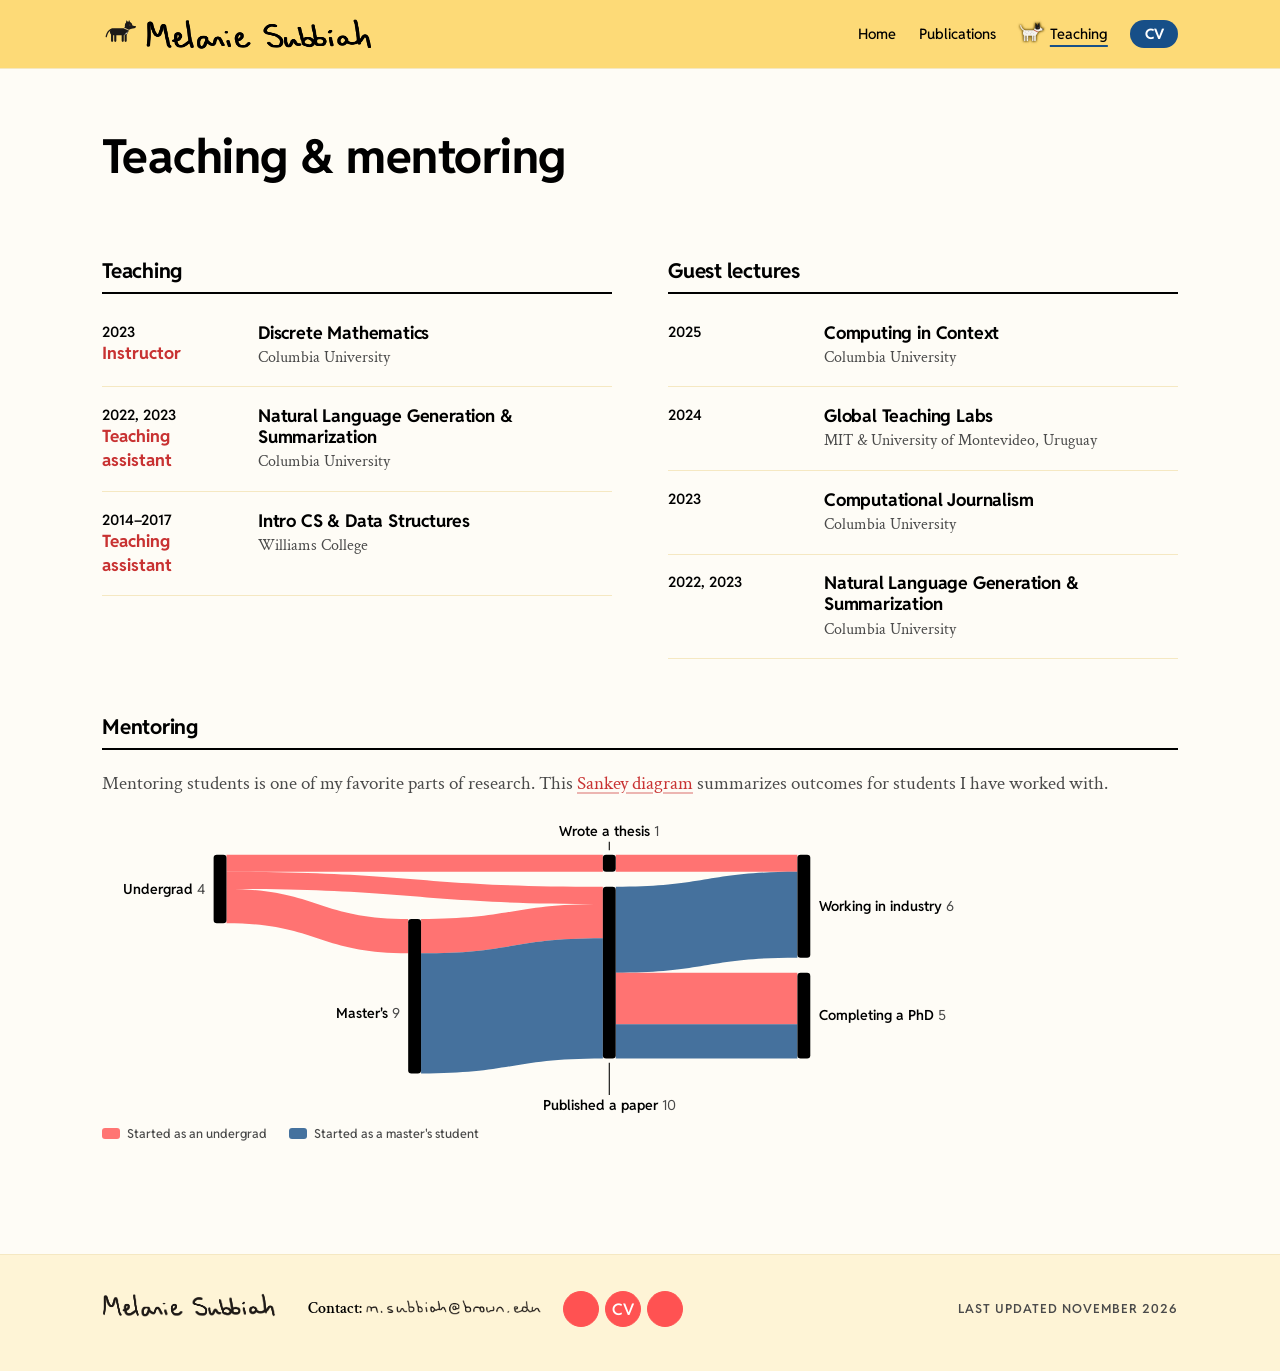
<file: teaching.html>
<!DOCTYPE html>
<!-- Generated by build.py from src/. Edit the files in src/ and data/, not this file. -->
<html lang="en">
<head>
  <meta charset="utf-8">
  <meta name="viewport" content="width=device-width, initial-scale=1">
  <meta name="google-site-verification" content="v_KXJewHoq_SCTnVBv57Pz_Hg-CjJPvRETBQ6Ztv-lg">

  <title>Teaching & Mentoring · Melanie Subbiah</title>
  <meta name="description" content="Teaching and mentoring by Melanie Subbiah at Brown University, Columbia University, and Williams College.">
  <link rel="canonical" href="https://melaniesubbiah.github.io/teaching.html">
  <link rel="icon" type="image/svg+xml" href="assets/img/dog-1.svg">

  <meta property="og:site_name" content="Melanie Subbiah">
  <meta property="og:title" content="Teaching & Mentoring · Melanie Subbiah">
  <meta property="og:description" content="Teaching and mentoring by Melanie Subbiah at Brown University, Columbia University, and Williams College.">
  <meta property="og:url" content="https://melaniesubbiah.github.io/teaching.html">
  <meta property="og:type" content="website">
  <meta property="og:image" content="https://melaniesubbiah.github.io/assets/img/MelanieS--3square.jpg">
  <meta name="twitter:card" content="summary">

  <link rel="preconnect" href="https://fonts.googleapis.com">
  <link rel="preconnect" href="https://fonts.gstatic.com" crossorigin>
  <link rel="stylesheet" href="https://fonts.googleapis.com/css2?family=Reddit+Sans:wght@400;500;600;700&family=Crimson+Text:ital,wght@0,400;0,600;1,400&display=swap">
  <link rel="stylesheet" href="https://code.ionicframework.com/ionicons/2.0.1/css/ionicons.min.css">
  <link rel="stylesheet" href="assets/css/style.css">
</head>
<body>
  <a class="skip" href="#main">Skip to content</a>
  <header class="site-header">
    <div class="wrap header-inner">
      <div class="brand">
        <a class="dog dog-1" href="dogs.html#mango" title="Meet Mango"><img src="assets/img/dog-1.svg" alt="Mango the dog" width="64" height="46"></a>
        <a class="wordmark" href="index.html"><img class="signature" src="assets/img/signature-header.png" alt="Melanie Subbiah" width="1472" height="220"></a>
      </div>
      <nav aria-label="Main">
        <ul class="nav">
          <li><a data-nav="index" href="index.html">Home</a></li>
          <li><a data-nav="publications" href="publications.html">Publications</a></li>
          <li><a class="dog dog-2" href="dogs.html#luna" title="Meet Luna"><img src="assets/img/dog-2.svg" alt="Luna the dog" width="58" height="46"></a><a data-nav="teaching" aria-current="page" href="teaching.html">Teaching</a></li>
          <li><a class="nav-cv" href="assets/cv-melaniesubbiah.pdf" target="_blank" rel="noopener">CV</a></li>
        </ul>
      </nav>
    </div>
  </header>

  <main id="main">
<section class="page-head">
  <div class="wrap">
    <h1>Teaching &amp; mentoring</h1>
  </div>
</section>

<div class="wrap page-body">
  <div class="teaching-cols">   <!-- courses taught on the left, guest lectures on the right -->
    <section class="block" id="teaching">
      <h2>Teaching</h2>
      <div class="course-list">
        <article class="course">
          <div class="course-meta"><p class="course-when">2023</p><p class="course-role">Instructor</p></div>
          <div class="course-main">
            <h3>Discrete Mathematics</h3>
            <p class="course-where">Columbia University</p>
          </div>
        </article>
        <article class="course">
          <div class="course-meta"><p class="course-when">2022, 2023</p><p class="course-role">Teaching assistant</p></div>
          <div class="course-main">
            <h3>Natural Language Generation &amp; Summarization</h3>
            <p class="course-where">Columbia University</p>
          </div>
        </article>
        <article class="course">
          <div class="course-meta"><p class="course-when">2014&ndash;2017</p><p class="course-role">Teaching assistant</p></div>
          <div class="course-main">
            <h3>Intro CS &amp; Data Structures</h3>
            <p class="course-where">Williams College</p>
          </div>
        </article>
      </div>
    </section>

    <section class="block" id="guest-lectures">
      <h2>Guest lectures</h2>
      <div class="course-list">
        <article class="course">
          <div class="course-meta"><p class="course-when">2025</p></div>
          <div class="course-main">
            <h3>Computing in Context</h3>
            <p class="course-where">Columbia University</p>
          </div>
        </article>
        <article class="course">
          <div class="course-meta"><p class="course-when">2024</p></div>
          <div class="course-main">
            <h3>Global Teaching Labs</h3>
            <p class="course-where">MIT &amp; University of Montevideo, Uruguay</p>
          </div>
        </article>
        <article class="course">
          <div class="course-meta"><p class="course-when">2023</p></div>
          <div class="course-main">
            <h3>Computational Journalism</h3>
            <p class="course-where">Columbia University</p>
          </div>
        </article>
        <article class="course">
          <div class="course-meta"><p class="course-when">2022, 2023</p></div>
          <div class="course-main">
            <h3>Natural Language Generation &amp; Summarization</h3>
            <p class="course-where">Columbia University</p>
          </div>
        </article>
      </div>
    </section>
  </div>

  <section class="block" id="mentoring">
    <h2>Mentoring</h2>
    <p class="block-intro">Mentoring students is one of my favorite parts of research. This <a href="https://en.wikipedia.org/wiki/Sankey_diagram" target="_blank" rel="noopener">Sankey diagram</a> summarizes outcomes for students I have worked with.</p>
    <figure class="mentee-flow"><svg viewBox="0 0 820 280" role="img" aria-label="Flow of 11 Columbia research mentees from undergrad or master's, to what came of the project, to where they went next"><desc>2 students: Master&#x27;s → Published a paper → Completing a PhD; 2 students: Undergrad → Master&#x27;s → Published a paper → Completing a PhD; 1 student: Undergrad → Published a paper → Completing a PhD; 5 students: Master&#x27;s → Published a paper → Working in industry; 1 student: Undergrad → Wrote a thesis → Working in industry</desc><path class="flow-band flow-ug" d="M116.0,36.0 C291.3,36.0 291.3,36.0 466.7,36.0 L466.7,52.0 C291.3,52.0 291.3,52.0 116.0,52.0 Z"></path><path class="flow-band flow-ug" d="M478.7,36.0 C563.3,36.0 563.3,36.0 648.0,36.0 L648.0,52.0 C563.3,52.0 563.3,52.0 478.7,52.0 Z"></path><path class="flow-band flow-ug" d="M116.0,52.0 C291.3,52.0 291.3,66.0 466.7,66.0 L466.7,82.0 C291.3,82.0 291.3,68.0 116.0,68.0 Z"></path><path class="flow-band flow-ug" d="M116.0,68.0 C200.7,68.0 200.7,96.0 285.3,96.0 L285.3,128.0 C200.7,128.0 200.7,100.0 116.0,100.0 Z"></path><path class="flow-band flow-ms" d="M478.7,66.0 C563.3,66.0 563.3,52.0 648.0,52.0 L648.0,132.0 C563.3,132.0 563.3,146.0 478.7,146.0 Z"></path><path class="flow-band flow-ug" d="M478.7,146.0 C563.3,146.0 563.3,146.0 648.0,146.0 L648.0,194.0 C563.3,194.0 563.3,194.0 478.7,194.0 Z"></path><path class="flow-band flow-ms" d="M478.7,194.0 C563.3,194.0 563.3,194.0 648.0,194.0 L648.0,226.0 C563.3,226.0 563.3,226.0 478.7,226.0 Z"></path><path class="flow-band flow-ug" d="M297.3,96.0 C382.0,96.0 382.0,82.0 466.7,82.0 L466.7,114.0 C382.0,114.0 382.0,128.0 297.3,128.0 Z"></path><path class="flow-band flow-ms" d="M297.3,128.0 C382.0,128.0 382.0,114.0 466.7,114.0 L466.7,226.0 C382.0,226.0 382.0,240.0 297.3,240.0 Z"></path><line class="flow-leader" x1="472.7" y1="32.0" x2="472.7" y2="24.0"></line><line class="flow-leader" x1="472.7" y1="230.0" x2="472.7" y2="260.0"></line><rect class="flow-node" x="104.0" y="36.0" width="12" height="64.0" rx="3"></rect><rect class="flow-node" x="285.3" y="96.0" width="12" height="144.0" rx="3"></rect><rect class="flow-node" x="466.7" y="36.0" width="12" height="16.0" rx="3"></rect><rect class="flow-node" x="466.7" y="66.0" width="12" height="160.0" rx="3"></rect><rect class="flow-node" x="648.0" y="36.0" width="12" height="96.0" rx="3"></rect><rect class="flow-node" x="648.0" y="146.0" width="12" height="80.0" rx="3"></rect><text class="flow-label" x="96.0" y="68.0" text-anchor="end" dy=".35em">Undergrad <tspan class="flow-count">4</tspan></text><text class="flow-label" x="277.3" y="184.0" text-anchor="end" dy=".35em">Master&#x27;s <tspan class="flow-count">9</tspan></text><text class="flow-label" x="472.7" y="19.0" text-anchor="middle">Wrote a thesis <tspan class="flow-count">1</tspan></text><text class="flow-label" x="472.7" y="274.0" text-anchor="middle">Published a paper <tspan class="flow-count">10</tspan></text><text class="flow-label" x="668.0" y="84.0" dy=".35em">Working in industry <tspan class="flow-count">6</tspan></text><text class="flow-label" x="668.0" y="186.0" dy=".35em">Completing a PhD <tspan class="flow-count">5</tspan></text></svg><figcaption class="flow-key"><span><i class="flow-swatch flow-ug"></i>Started as an undergrad</span><span><i class="flow-swatch flow-ms"></i>Started as a master's student</span></figcaption></figure>
  </section>

</div>

  </main>

  <footer class="site-footer">
    <div class="wrap footer-inner">
      <p class="footer-name"><img class="signature" src="assets/img/signature-dark.png" alt="Melanie Subbiah" width="1472" height="220"></p>
      <ul class="footer-links">
        <li class="email"><strong>Contact:</strong> <span class="email-link"><img class="handwritten" src="assets/img/email-dark.png" alt="m.subbiah&#64;brown.edu" width="1935" height="188"></span></li>
        <li class="icons">
          <a class="icon-link" href="https://scholar.google.com/citations?user=pe3_XoIAAAAJ" target="_blank" rel="noopener" title="Google Scholar" aria-label="Google Scholar"><i class="ion-university" aria-hidden="true"></i></a>
          <a class="icon-link icon-cv" href="assets/cv-melaniesubbiah.pdf" target="_blank" rel="noopener" title="CV (PDF)">CV</a>
          <a class="icon-link" href="https://www.linkedin.com/in/melanie-subbiah-7b702a8a/" target="_blank" rel="noopener" title="LinkedIn" aria-label="LinkedIn"><i class="ion-social-linkedin" aria-hidden="true"></i></a>
        </li>
      </ul>
      <p class="footer-note">Last updated November 2026</p>
    </div>
  </footer>
</body>
</html>
</file>
<file: assets/css/style.css>
/* ------------------------------------------------------------------ tokens */

/* Palette: the original site's yellow (saturated to #F4D35E) and orange-red #D4502F, with cobalt blue #174F88 and black text,
   on a faint-yellow page: yellow header with blue accents, blue marker highlights, orange-red links and round icons, yellow award stickers. */
:root {
  --bg:        #FEFCF6;   /* near-white warm cream */
  --bg-alt:    #FEF4D6;   /* the header yellow at ~25% on the page cream: the footer band */
  --card:      #FFFFFF;
  --ink:       #000000;   /* black: body text, headings, header name and nav */
  --ink-soft:  #4A4A4A;
  --rule:      #F5E8C2;   /* yellow-tinted lines */
  --primary:   #FF5252;   /* the old site's orange-red: round icon buttons, links, the news timeline dots */
  --primary-ink: #C83232; /* link and text orange: a step darker than the icons for 4.5:1 on the page and footer */
  --highlight: rgba(23, 79, 136, .2);   /* blue marker: the header-accent blue, see-through */
  --award-bg:  #FDDA77;   /* the old yellow */
  --award-ink: #000000;
  --on-primary: #FFFFFF;
  --flow-ug: #FF5252;   /* mentee flow: undergrads (the orange, as the links) */
  --flow-ms: #174F88;   /* mentee flow: master's students (the blue) */

  /* research-theme colors, assigned to tags in display order by build.py (THEME_COLORS) */
  --t-1:  #174F88;   /* the header blue (as committed) */
  --t-2:  #FF5252;   /* the orange (as committed) */
  --t-3:  #1D6136;   /* sea green (as committed) */
  --t-4:  #9B6FC4;   /* soft purple (as committed) */
  --t-5:  #D07A8C;   /* rose */
  --t-6:  #8A5A3B;   /* umber */
  --t-7:  #2F7A78;   /* teal */
  --t-8:  #4E6A9A;   /* slate blue */
  --t-9:  #842A3E;   /* burgundy */
  --t-10: #8C8A3A;   /* moss */
  --t-11: #B86B2E;   /* copper */
  --t-12: #5B4E8C;   /* indigo */

  /* top bar: yellow with a black name, dark-green nav, blue accents */
  --header-bg:   #FDDA77;   /* the old site's yellow */
  --header-ink:  #000000;
  --header-accent: #174F88;   /* cobalt blue: current-page underline, CV pill */


  /* fonts: Reddit Sans (sans) + Crimson Text (body; the web-available original of the CV's Cochineal) */
  /* type scale: every text size on the site is one of these */
  --fs-xs:    .78rem;    /* dates, venues, award stickers, link chips, the Sankey key */
  --fs-sm:    .9rem;     /* nav, pills, filter buttons, authors, course details, footer links */
  --fs-base:  1.0625rem; /* body text, role titles, publication titles */
  --fs-md:    1.2rem;    /* course names, dog names */
  --fs-lg:    1.4rem;    /* homepage intro, section headings */
  --fs-xl:    1.8rem;    /* sidebar name, h2 */
  --fs-title: clamp(2.3rem, 5vw, 3.2rem);   /* page titles */

  --display: "Reddit Sans", "Helvetica Neue", Arial, sans-serif;
  --body:    "Crimson Text", "Cochineal", Georgia, serif;
  --serif:   "Crimson Text", "Cochineal", Georgia, serif;

  --wrap: 1140px;   /* wide enough that the intro's first line ends with "mutual interpretability:" (~721px in Reddit Sans) */
  color-scheme: light;
}

/* dark mode: a neutral charcoal page with cream text; accents match light mode except lighter blue and link orange, and a slightly dimmer header */
@media (prefers-color-scheme: dark) {
  :root {
    --bg:        #1E1F21;   /* charcoal, a hair warm so it sits with the yellow header */
    --bg-alt:    #26272A;   /* footer band */
    --card:      #2C2D30;
    --ink:       #F2EEE3;   /* warm cream */
    --ink-soft:  #C9C3B5;
    --rule:      #3A3B3F;
    --primary-ink: #FF7A7A;   /* link text: a lighter step of the icon orange-red (icons stay #FF5252) */
    --highlight: rgba(230, 198, 108, .3);   /* the dimmed yellow, see-through */
    --flow-ms: #5BB4E8;   /* a lighter step of the blue: #174F88 disappears on charcoal */
    --t-1:  #E6C66C;   /* the dimmed yellow */
    --t-3:  #2FA88C;   /* sea green: lighter than the light-mode green, and apart from the yellow and red */
    --header-bg: #174F88;   /* blue header in dark mode (yellow and blue swap roles) */
    --header-ink: #FFFFFF;
    --header-accent: #E6C66C;   /* the dimmed yellow: current-page underline, CV pill */
    --award-bg:  #E6C66C;   /* award stickers dimmed to match the header */
    --picked:    #5BB4E8;   /* outline on the dog photo you clicked: the lighter blue (the header blue disappears on charcoal) */
    color-scheme: dark;
  }
}
/* the per-theme marker: a small colored dot */
.dot { display: inline-block; width: .6rem; height: .6rem; border-radius: 50%; background: var(--t); flex: none; }

/* ------------------------------------------------------------------ base */

*, *::before, *::after { box-sizing: border-box; }

html { scroll-padding-top: 5rem; -webkit-text-size-adjust: 100%; }

body {
  margin: 0;
  background: var(--bg);
  color: var(--ink);
  font: 400 var(--fs-base)/1.6 var(--body);
  font-size-adjust: .48;   /* Crimson Text has a small x-height; match it to Reddit Sans */
  -webkit-font-smoothing: antialiased;
}

h1, h2, h3 { font-family: var(--display); font-weight: 700; line-height: 1.1; letter-spacing: -.01em; margin: 0 0 .5em; }
h2 { font-size: var(--fs-xl); }

p { margin: 0 0 1.1em; }
img { max-width: 100%; height: auto; display: block; }

a { color: var(--primary-ink); text-decoration: underline; text-decoration-thickness: 1.5px; text-underline-offset: 3px; text-decoration-color: color-mix(in srgb, var(--primary-ink) 35%, transparent); }
a:hover { color: var(--primary-ink); text-decoration-style: wavy; text-decoration-color: currentColor; text-decoration-thickness: 1px; }
a:focus-visible, button:focus-visible { outline: 2px solid var(--primary-ink); outline-offset: 3px; border-radius: 4px; }

/* marker-pen highlight */
mark {
  color: inherit;
  background: linear-gradient(100deg, transparent .2em, var(--highlight) .2em, var(--highlight) calc(100% - .3em), transparent calc(100% - .3em)) 0 62% / 100% 58% no-repeat;
  padding: 0 .15em;
}


.wrap { max-width: var(--wrap); margin: 0 auto; padding: 0 2rem; }
@media (max-width: 600px) { .wrap { padding: 0 1rem; } }


/* the name in the user's handwriting: cream with a heavier pen in the header, dark ink in the footer */
.signature { display: block; height: 34px; width: auto; }
.wordmark .signature { filter: brightness(0) drop-shadow(1px 0 0 #000) drop-shadow(0 .8px 0 #000); }   /* the cream header image turned black, then thickened ~1px with offset shadows (a filter, not a mask: see CLAUDE.md) */

.skip { position: absolute; left: -999px; top: .5rem; background: var(--ink); color: var(--bg); padding: .5rem 1rem; z-index: 10; }
.skip:focus { left: .5rem; }

/* small labels: dates, venues */
.when, .pub-venue, .footer-note {
  font: 600 var(--fs-xs)/1.6 var(--display);
  letter-spacing: .08em; text-transform: uppercase;
  font-variant-numeric: tabular-nums;
}

/* ------------------------------------------------------------------ header */

/* full-width navy bar. Dog 1 sits by the name; dog 2 stands in front of the current page.
   Both dogs link to their photos on dogs.html. */
.site-header { background: var(--header-bg); color: var(--header-ink); border-bottom: 1px solid var(--rule); }
.header-inner { display: flex; align-items: center; justify-content: space-between; gap: .5rem 1.5rem; min-height: 4.25rem; flex-wrap: wrap; }

.brand { display: inline-flex; align-items: center; gap: .55rem; }
.wordmark { display: block; color: var(--header-ink); text-decoration: none; }
.wordmark:hover { color: var(--header-ink); text-decoration: none; }

.dog { display: block; flex: none; text-decoration: none; border-radius: 6px; }
.dog img { display: block; width: 100%; height: auto; }
.dog:hover img { animation: hop .5s ease 2; }
.dog-1 { width: 34px; margin-top: -4px; }
/* Mango is black and reads on the yellow without a glow */
.dog-2 { width: 26px; margin-top: -3px; }
.dog-2 img { filter: drop-shadow(0 0 1px #6E520A) drop-shadow(0 0 1px #6E520A); }   /* Luna is white: a soft dark-yellow glow keeps her off the yellow header */

@keyframes hop {
  0%, 100% { transform: translateY(0); }
  40%      { transform: translateY(-7px) rotate(-6deg); }
}

.nav { list-style: none; display: flex; flex-wrap: wrap; gap: .25rem 1.4rem; margin: 0; padding: 0; }
.nav li { display: flex; align-items: center; gap: .35rem; }
.nav a:not(.dog) { font: 500 var(--fs-sm)/1 var(--display);   /* same size as the research-theme pills and filter buttons */ color: var(--header-ink); text-decoration: none; padding: .4rem 0; }
.nav a:not(.dog):hover { color: var(--header-ink); text-decoration: underline wavy var(--header-accent) 1px; text-underline-offset: 6px; }
.nav a[aria-current="page"] { color: var(--header-ink); text-decoration: underline 2px var(--header-accent); text-underline-offset: 6px; }
.nav a.nav-cv { color: #FFFFFF; background: var(--header-accent); border-radius: 999px; padding: .4rem .9rem; font-weight: 700; }
.nav a.nav-cv:hover { color: #FFFFFF; background: var(--header-accent); opacity: .8; text-decoration: none; }   /* fades like the round icons */
/* dark mode, blue header: cream name, dark text on the yellow CV pill, a soft light-blue glow so black Mango shows, a navy glow for Luna */
@media (prefers-color-scheme: dark) {
  .wordmark .signature { filter: drop-shadow(1px 0 0 #FBF6EC) drop-shadow(0 .8px 0 #FBF6EC); }
  .nav a.nav-cv, .nav a.nav-cv:hover { color: #000000; }
  .dog-1 img { filter: drop-shadow(0 0 1px #6589B0) drop-shadow(0 0 1px #6589B0); }
  .dog-2 img { filter: drop-shadow(0 0 1px #0B2A4A) drop-shadow(0 0 1px #0B2A4A); }
}
.site-header a:focus-visible { outline-color: var(--header-accent); }

@media (prefers-reduced-motion: reduce) {
  .dog:hover img { animation: none; }
}

@media (max-width: 720px) {
  .header-inner { padding-top: .7rem; padding-bottom: .6rem; }
  .nav { gap: .3rem 1.1rem; align-items: center; }
  .wordmark .signature { height: 29px; }
}

/* ------------------------------------------------------------------ home: sidebar + content */

.home { display: grid; grid-template-columns: 250px minmax(0, 1fr); gap: 4.5rem; padding-top: 3.5rem; padding-bottom: 5rem; }

.profile { position: sticky; top: 2rem; align-self: start; }

.profile-photo {
  width: 100%; aspect-ratio: 1; object-fit: cover;
  border-radius: 16px; margin-bottom: 1.4rem;
  border: 1px solid var(--rule);
}

.profile-name { font-size: var(--fs-xl); margin-bottom: .35rem; }
.profile-title { color: var(--ink-soft); font-family: var(--display); font-size: var(--fs-base); line-height: 1.5; margin-bottom: 1.1rem; }   /* sans like the name; the Contact line below stays serif */
.profile-title strong { color: var(--primary-ink); font-weight: 700; }   /* the orange-red */
.profile-links { list-style: none; padding: 0; margin: 0; font-size: var(--fs-sm); }
.profile-links li { padding: .3rem 0; }
.profile-links .email { color: var(--ink-soft); }
.email strong { color: var(--ink); font-weight: 600; }
/* the email in the user's handwriting, sized to sit on the text line beside "Contact:" */
.email-link { display: inline-block; vertical-align: -1.8px; }   /* an image of the address, not a link; drops the image so the letters' bottoms (row ~168 of 188) sit on the text baseline */
.email-link .handwritten { display: block; height: 17px; width: auto; }   /* same size in the sidebar and the footer */
.profile-links .email { white-space: nowrap; }   /* "Contact:" + email together span the headshot width */
@media (prefers-color-scheme: dark) { .email-link .handwritten { filter: invert(1) sepia(.25) brightness(.95); } }

@media (max-width: 820px) {
  .home { grid-template-columns: 1fr; gap: 2.5rem; padding-top: 2.5rem; }
  .profile { position: static; display: grid; grid-template-columns: 130px 1fr; column-gap: 1.5rem; align-items: start; }
  .profile-photo { grid-row: 1 / 4; margin: 0; border-radius: 12px; }
  .profile-name { grid-column: 2; grid-row: 1; }
  .profile-title { grid-column: 2; grid-row: 2; }
  .profile-name { font-size: var(--fs-lg); }
  .profile-title { margin-bottom: .2rem; }
  .profile-links { display: contents; }   /* its items join the profile grid: icons beside the photo, under the title */
  .profile-links .icons { grid-column: 2; grid-row: 3; padding-top: 0; align-self: start; }
  .profile-links .email { grid-column: 1 / -1; grid-row: 4; margin-top: 1rem; }
}

.content { max-width: 46.5rem; }
.content section + section { margin-top: 3.5rem; }
.content h2 { margin-bottom: 1rem; }

.intro { font: 500 var(--fs-lg)/1.45 var(--display); letter-spacing: -.01em; }
.intro mark { white-space: nowrap; }   /* "mutual interpretability" never splits across lines */

.themes { list-style: none; padding: 0; margin: 0; display: flex; flex-wrap: wrap; gap: .5rem; }
.themes a {
  display: inline-flex; align-items: center; gap: .45rem; font: 500 var(--fs-sm)/1 var(--display); color: var(--ink-soft); text-decoration: none;
  background: var(--card); border: 1.5px solid var(--rule);
  border-radius: 999px; padding: .6rem .95rem;
  transition: transform .2s ease, border-color .2s ease;
}
.themes a:hover { color: var(--ink); border-color: var(--t); text-decoration: none; transform: translateY(-2px) rotate(-1deg); }
@media (prefers-reduced-motion: reduce) { .themes a, .themes a:hover { transition: none; transform: none; } }

.news { list-style: none; padding: 0; margin: 0; border-left: 2px solid var(--rule); }
.news li { position: relative; display: grid; grid-template-columns: 5.5rem 1fr; gap: 1rem; padding: .45rem 0 .45rem 1.25rem; line-height: 1.55; }
.news li::before { content: ""; position: absolute; left: -.35rem; top: 1rem; width: .6rem; height: .6rem; border-radius: 50%; background: var(--primary); border: 2px solid var(--primary); }
.news .when { color: var(--ink-soft); padding-top: .2rem; }
@media (max-width: 480px) { .news li { grid-template-columns: 1fr; gap: 0; } }

.more { margin-top: 1.25rem; font-weight: 600; }

/* ------------------------------------------------------------------ publications */

.pub-list { list-style: none; padding: 0; margin: 0; }
.pub { display: grid; grid-template-columns: 11.5rem 1fr; gap: 1.25rem; padding: 1rem 0; border-bottom: 1px solid var(--rule); }
.content .pub { grid-template-columns: 1fr; gap: .15rem; }
.content .pub:first-child { padding-top: .25rem; }
.pub[hidden] { display: none; }
.dots { display: inline-flex; gap: .3rem; }
.pub-marks { flex-basis: 100%; display: flex; flex-wrap: wrap; align-items: center; gap: .3rem .6rem; }   /* theme dots and award sticker on one line under the venue */
.pub-venue { color: var(--ink-soft); display: flex; align-items: center; gap: .6rem; flex-wrap: wrap; align-self: start; padding-top: .2rem; }
.pub-body { display: flex; flex-direction: column; gap: .15rem; }
.pub-title { font: 700 var(--fs-base)/1.35 var(--display); letter-spacing: -.01em; color: var(--ink); text-decoration: none; }
a.pub-title:hover { color: var(--primary-ink); text-decoration: underline wavy 1px; text-underline-offset: 4px; }
.pub-authors { color: var(--ink-soft); font-size: var(--fs-sm); line-height: 1.5; }
.pub-authors .me {   /* the author's own name: marker highlight, like <mark> */
  color: var(--ink); font-weight: 600;
  background: linear-gradient(100deg, transparent .15em, var(--highlight) .15em, var(--highlight) calc(100% - .2em), transparent calc(100% - .2em)) 0 62% / 100% 58% no-repeat;
  padding: 0 .12em; -webkit-box-decoration-break: clone; box-decoration-break: clone;
}
.pub-blurb { font: italic 400 var(--fs-base)/1.4 var(--serif); color: var(--ink-soft); margin-top: .2rem; }
.pub-meta { display: flex; flex-wrap: wrap; align-items: center; gap: .35rem .45rem; margin-top: .35rem; }
.pub-meta:empty { display: none; }
.pub-link {
  font-size: var(--fs-xs); font-weight: 600; text-decoration: none; color: var(--ink);
  border: 1px solid var(--rule); background: var(--card); border-radius: 999px; padding: .2rem .65rem;
}
.pub-link:hover { border-color: var(--primary-ink); color: var(--primary-ink); text-decoration: none; }

.award {
  display: inline-block; font-size: var(--fs-xs); font-weight: 600; line-height: 1.3;
  color: var(--award-ink); background: var(--award-bg);
  padding: .25em .7em; border-radius: 999px;
  transform: rotate(-2deg);   /* stuck on like a sticker */
  box-shadow: 0 1px 0 rgba(0, 0, 0, .08);
}
.award::before { content: "\2605\00a0"; }
.pub-award { display: inline-flex; }
.pub-award .award { font-family: var(--body); text-transform: none; letter-spacing: normal; white-space: nowrap; }


@media (max-width: 640px) { .pub { grid-template-columns: 1fr; gap: .15rem; } }

/* ------------------------------------------------------------------ inner pages */

.page-head { padding: 3.75rem 0 .5rem; }
.page-head h1 { font-size: var(--fs-title); margin-bottom: .6rem; }
.title-row { display: flex; align-items: center; gap: .9rem; }
.title-row h1 { margin-bottom: 0; }
.title-row .icon-link { width: 40px; height: 40px; font-size: 20px; line-height: 39px; }
.page-head .lede { color: var(--ink-soft); max-width: 44rem; font-size: var(--fs-base); }
.page-body { padding-bottom: 5rem; }

.filters { display: flex; flex-wrap: wrap; gap: .5rem; margin: 1.4rem 0 0; }
.filter {
  display: inline-flex; align-items: center; gap: .45rem;
  font: 500 var(--fs-sm)/1 var(--display); color: var(--ink-soft);
  background: var(--card); border: 1.5px solid var(--rule); border-radius: 999px;
  padding: .55rem .9rem; cursor: pointer;
  transition: transform .2s ease, border-color .2s ease;
}
.filter[data-theme]::before { content: ""; width: .6rem; height: .6rem; border-radius: 50%; background: var(--t); }
.filter[data-theme][aria-pressed="true"] { background: var(--t); border-color: var(--t); color: var(--t-on, var(--on-primary)); }
.filter[data-theme][aria-pressed="true"]::before { background: var(--t-on, var(--on-primary)); }
/* text on a selected theme filter: white, except black on the light dark-mode blue and green */
@media (prefers-color-scheme: dark) { .filter[style*="--t-1)"], .filter[style*="--t-3)"] { --t-on: #000000; } }
.filter:hover { border-color: var(--ink-soft); color: var(--ink); }
.filter:hover { transform: translateY(-2px) rotate(-1deg); }   /* same hover tilt as the homepage theme pills */
.filter[data-theme]:hover { border-color: var(--t); }
@media (prefers-reduced-motion: reduce) { .filter, .filter:hover { transition: none; transform: none; } }
.filter[aria-pressed="true"] { background: var(--ink); border-color: var(--ink); color: var(--bg); }
.filter-award::before { content: "\2605"; color: var(--ink); font: 600 var(--fs-xs)/1 var(--body); }   /* same star as the award stickers */
.filter-award[aria-pressed="true"] { background: var(--award-bg); border-color: var(--award-bg); color: var(--award-ink); }
.filter-award[aria-pressed="true"]::before { color: var(--award-ink); }

.pub-all { margin-top: 2rem; border-top: 2px solid var(--ink); }
.footnote { color: var(--ink-soft); font-size: var(--fs-sm); margin-top: 1.5rem; }
.block > h2 { font-size: var(--fs-lg); padding-bottom: .5rem; border-bottom: 2px solid var(--ink); margin-bottom: .25rem; }

.block { margin-top: 3.5rem; }
.block > h2 { margin-bottom: 1.25rem; }
.block-intro { color: var(--ink-soft); }
/* ------------------------------------------------------------------ teaching components */


.teaching-cols { display: grid; grid-template-columns: repeat(2, minmax(0, 1fr)); gap: 0 3.5rem; }   /* courses | guest lectures */
@media (max-width: 900px) { .teaching-cols { grid-template-columns: 1fr; } }
.course { display: grid; grid-template-columns: 8.5rem minmax(0, 1fr); gap: 1.25rem; padding: 1.1rem 0; border-bottom: 1px solid var(--rule); }
.course:first-child { padding-top: .5rem; }
.course p { margin: 0; }
.course-when { font: 600 var(--fs-sm)/1.4 var(--display); color: var(--ink); }
.course-role { font: 700 var(--fs-base)/1.4 var(--display); color: var(--primary-ink); margin-top: .3rem; }   /* same look as "Postdoctoral Researcher" on the homepage */
.course h3 { font-size: var(--fs-md); margin-bottom: .2rem; }
.course-where { color: var(--ink-soft); font-size: var(--fs-sm); }
@media (max-width: 560px) {
  .course { grid-template-columns: 1fr; gap: .5rem; }
  .course-meta { display: flex; flex-wrap: wrap; align-items: baseline; gap: .2rem .75rem; }
  .course-role { margin-top: 0; }
}


/* mentee flow (Sankey) diagram, drawn by build.py */
.mentee-flow { margin: 0 0 2rem; max-width: 880px; }
.mentee-flow svg { display: block; width: 100%; height: auto; overflow: visible; }
.flow-band { opacity: .8; }   /* orange and blue bands, as drawn on the page cream, pass the CVD check and 3:1 */
@media (prefers-color-scheme: dark) { .flow-band { opacity: .75; } }
.flow-ug { fill: var(--flow-ug); }
.flow-ms { fill: var(--flow-ms); }
.flow-node { fill: var(--ink); }
.flow-leader { stroke: var(--ink); stroke-width: 1; }   /* thin line tying a label to its node */
.flow-label { font: 600 13px var(--display); fill: var(--ink); }
.flow-label-mid { paint-order: stroke; stroke: var(--bg); stroke-width: 4px; stroke-linejoin: round; }
.flow-count { font-weight: 400; fill: var(--ink-soft); }
.flow-key { display: flex; flex-wrap: wrap; gap: .4rem 1.4rem; margin-top: .6rem; font: 500 var(--fs-xs)/1.3 var(--display); color: var(--ink-soft); }
.flow-key span { display: inline-flex; align-items: center; gap: .45rem; }
.flow-swatch { display: inline-block; width: 1.1rem; height: .7rem; border-radius: 3px; opacity: .8; }
.flow-swatch.flow-ug { background: var(--flow-ug); }
.flow-swatch.flow-ms { background: var(--flow-ms); }
@media (prefers-color-scheme: dark) { .flow-swatch { opacity: .75; } }




/* ------------------------------------------------------------------ dogs page */

.page-head .lede-wide { max-width: none; }   /* dogs page: spans both photos */
.dog-portraits { display: grid; grid-template-columns: 1fr 1fr; gap: 1.5rem; margin-top: 1rem; }
@media (max-width: 720px) { .dog-portraits { grid-template-columns: 1fr; } }
.dog-portrait { margin: 0; background: var(--card); border: 1px solid var(--rule); border-radius: 16px; overflow: hidden; }
.dog-portrait.is-picked { border-color: var(--picked, var(--header-accent)); box-shadow: 0 0 0 3px var(--picked, var(--header-accent)); }   /* the dog you clicked in the header */
.dog-portrait img { width: 100%; aspect-ratio: 1 / 1; object-fit: cover; object-position: 50% 0; }
.dog-portrait figcaption { padding: .8rem 1.1rem .9rem; }   /* the name sits above the photo */
.dog-portrait figcaption strong { display: block; font: 700 var(--fs-md)/1.2 var(--display); color: var(--ink); }

/* ------------------------------------------------------------------ footer */

.site-footer { border-top: 1px solid var(--rule); background: var(--bg-alt); padding: 2.25rem 0 2.75rem; }
.footer-inner { display: flex; flex-wrap: wrap; align-items: center; gap: .5rem 2rem; }
.footer-name { margin: 0; color: var(--ink); }
.footer-name .signature { height: 26px; position: relative; top: -4px; filter: drop-shadow(.6px 0 0 #1F1A17) drop-shadow(0 .5px 0 #1F1A17); }   /* thickened ~.6px with offset shadows in the ink color */
/* optical centering: the capitals rise above the handwriting's body, so the box center sits low; lift it so the lowercase lines up with the footer text */
@media (prefers-color-scheme: dark) { .footer-name .signature { filter: drop-shadow(.6px 0 0 #1F1A17) drop-shadow(0 .5px 0 #1F1A17) invert(1) sepia(.25) brightness(.95); } }   /* dark ink -> warm off-white */
.footer-links { list-style: none; display: flex; flex-wrap: wrap; align-items: center; gap: .4rem 1.4rem; padding: 0; margin: 0; }
.footer-links a { color: var(--ink-soft); font-size: var(--fs-sm); text-decoration: none; }
.footer-links .email { color: var(--ink-soft); font-size: var(--fs-sm); }
.footer-links a:hover { color: var(--primary-ink); text-decoration: underline wavy 1px; }

/* Scholar / LinkedIn / CV: the original site's filled accent circles with white Ionicons glyphs */
.icons { display: flex; align-items: center; gap: 6px; }
.profile-links .icons { padding-top: .6rem; }
.icon-link {
  display: inline-block; width: 30px; height: 30px; border-radius: 50%;
  background: var(--primary); border: 1px solid var(--primary); color: var(--on-primary);
  font: 600 14px/29px var(--display); text-align: center; text-decoration: none;
}
.icon-link:hover, .footer-links .icon-link:hover { color: var(--on-primary); opacity: .8; text-decoration: none; }
.footer-links .icon-link { width: 36px; height: 36px; font-size: 16px; line-height: 35px; color: var(--on-primary); }
.footer-note { margin: 0 0 0 auto; color: var(--ink-soft); }
@media (max-width: 640px) { .footer-note { margin-left: 0; } }
</file>
